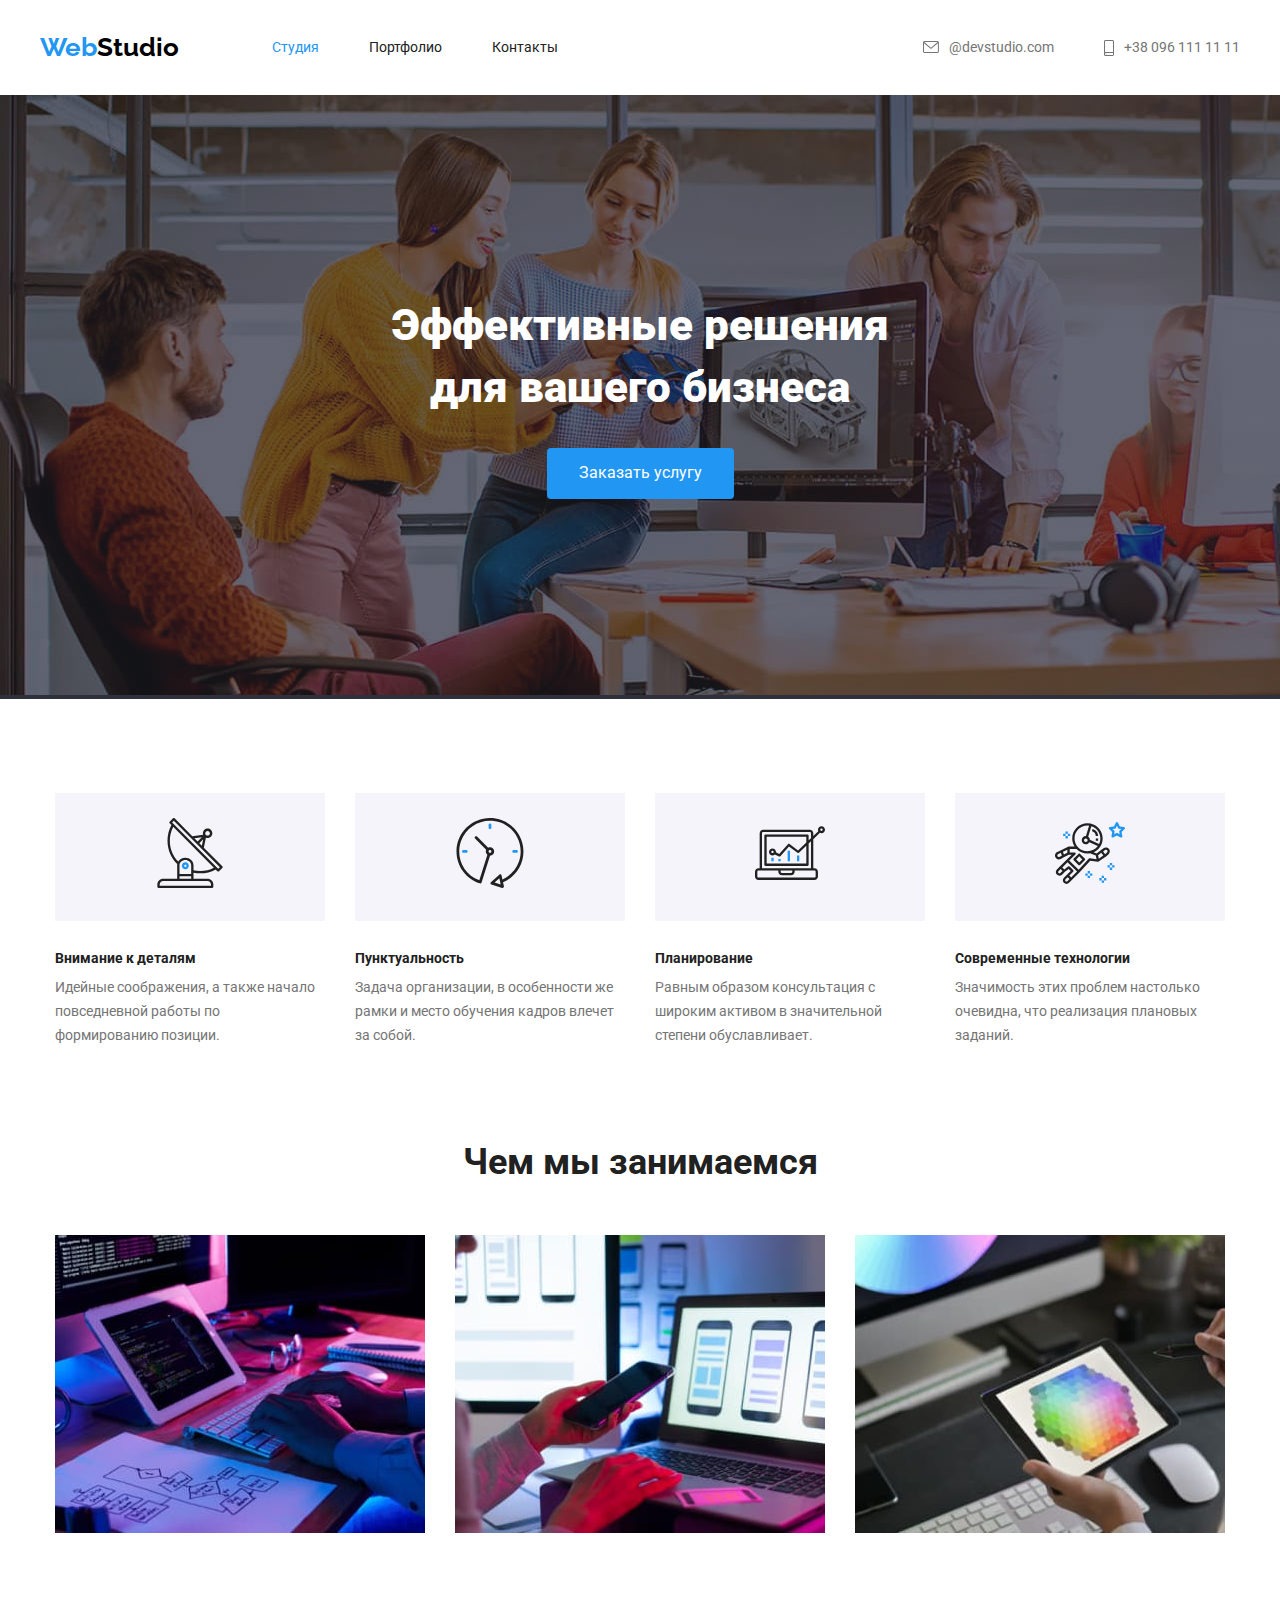
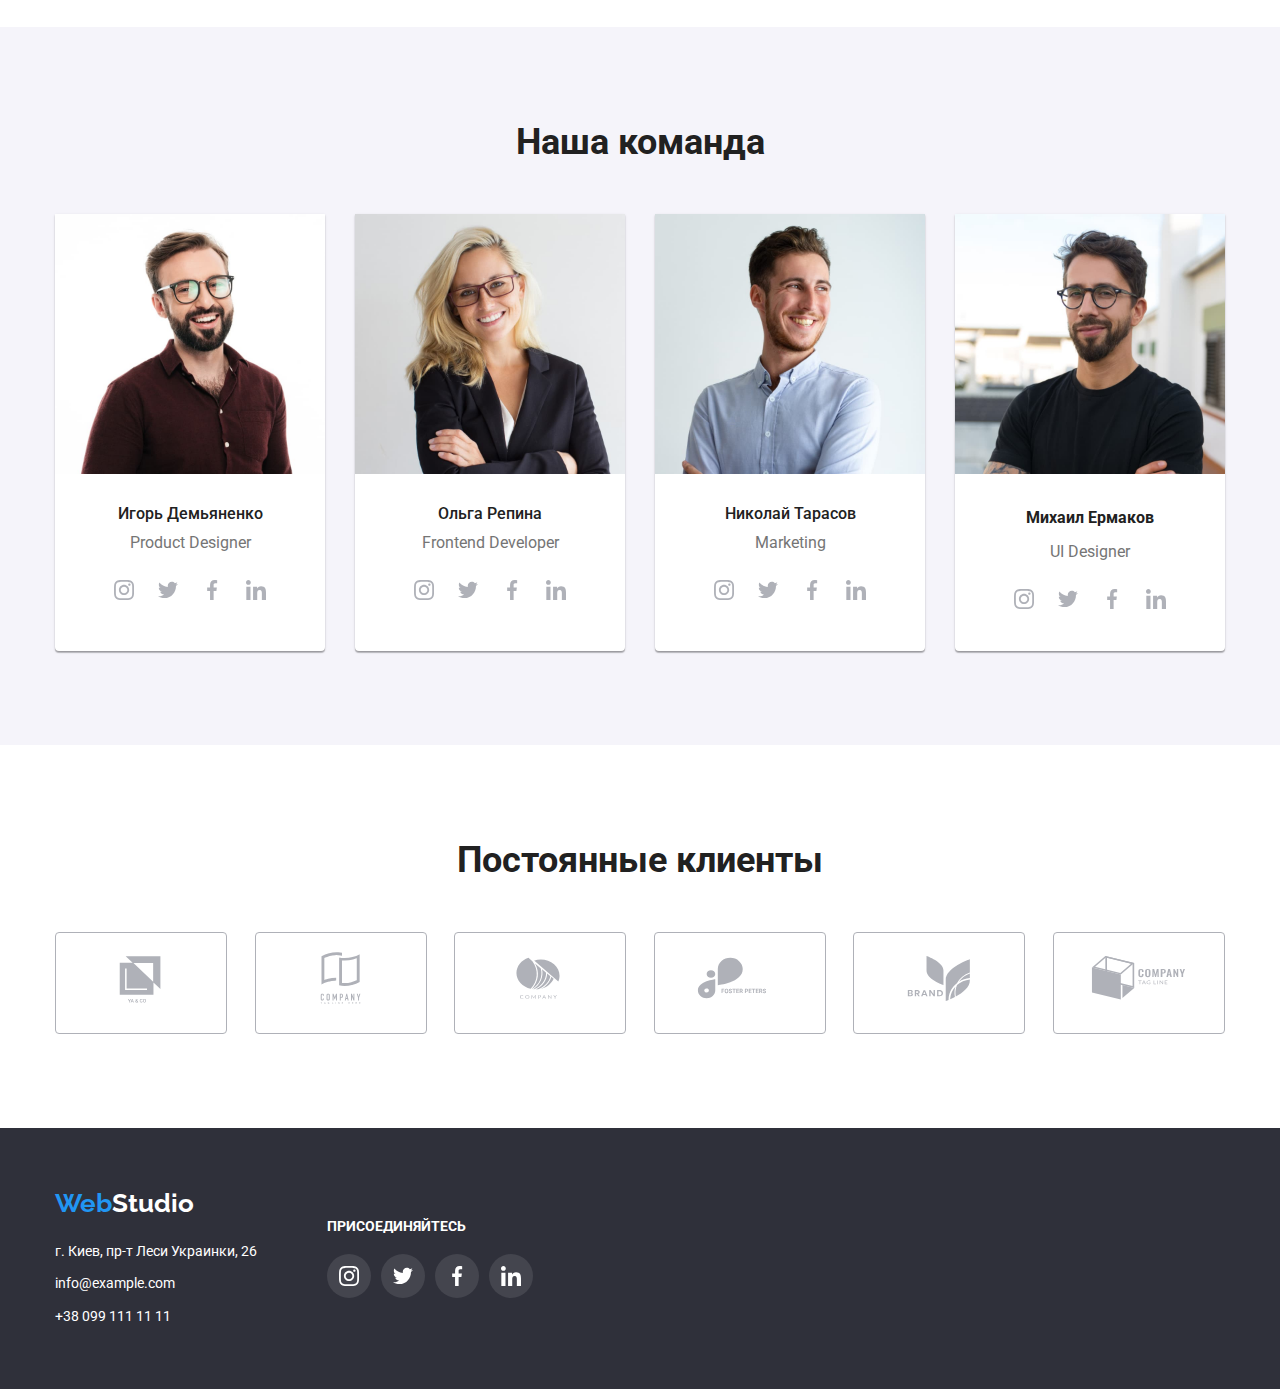
<file: index.html>
<!DOCTYPE html>
<html lang="ru">
  <head>
    <meta charset="UTF-8" />
    <meta http-equiv="X-UA-Compatible" content="IE=edge" />
    <meta name="viewport" content="width=device-width, initial-scale=1.0" />
    <link rel="preconnect" href="https://fonts.googleapis.com" />
    <link rel="preconnect" href="https://fonts.gstatic.com" crossorigin />
    <link
      href="https://fonts.googleapis.com/css2?family=Roboto:wght@400;500;700;900&display=swap"
      rel="stylesheet"
    />
    <link rel="preconnect" href="https://fonts.googleapis.com" />
    <link rel="preconnect" href="https://fonts.gstatic.com" crossorigin />
    <link
      href="https://fonts.googleapis.com/css2?family=Raleway:wght@700&family=Roboto:wght@400;500;700;900&display=swap"
      rel="stylesheet"
    />
    <link
      rel="stylesheet"
      href="https://cdnjs.cloudflare.com/ajax/libs/modern-normalize/1.1.0/modern-normalize.min.css"
    />
    <link rel="stylesheet" href="css/styles.css" />
    <title>Document</title>
  </head>

  <body class="body-studio">
    <header class="page-header">
      <div class="container main-nav">
        <a href="index.html" class="logo link">
          <span class="blue-text">Web</span>Studio
        </a>
        <nav class="navbar">
          <ul class="site-nav list">
            <li class="item">
              <a href="./index.html" class="nav-link link blue-text">Студия</a>
            </li>
            <li class="item">
              <a href="./portfolio.html" class="nav-link link">Портфолио</a>
            </li>
            <li class="item">
              <a href="./" class="nav-link link">Контакты</a>
            </li>
          </ul>
        </nav>
        <ul class="contacts list">
          <li class="item">
            <a href="mailto:info@devstudio.com" class="contact-link link">
              <svg class="icon-emeil icons">
                <use href="./images/symbol-defs-2.svg#icon-envelope"></use>
              </svg>
              <span>@devstudio.com</span>
            </a>
          </li>
          <li class="item">
            <a href="tel:+380961111111" class="contact-link link">
              <svg class="icon-mobile icons">
                <use href="./images/symbol-defs-2.svg#icon-smartphone"></use>
              </svg>
              <span>+38 096 111 11 11</span></a
            >
          </li>
        </ul>
      </div>
    </header>

    <main>
      <!-- section Buttun -->

      <section class="prime-section overlay">
        <div class="container">
          <h1 class="prime-title">
            Эффективные решения <br />для вашего бизнеса
          </h1>
          <button class="prime-button" type="button">Заказать услугу</button>
        </div>
      </section>

      <!--Section Features -->
      <section class="section features">
        <div class="container">
          <h2 class="title-hidden">Особенности</h2>
          <ul class="features-list list">
            <li class="features-description">
              <div class="features-icon">
                <svg class="icon">
                  <use href="./images/symbol-defs-2.svg#icon-antenna"></use>
                </svg>
              </div>
              <h3 class="sub-title">Внимание к деталям</h3>
              <p class="features-text">
                Идейные соображения, а также начало повседневной работы по
                формированию позиции.
              </p>
            </li>

            <li class="features-description">
              <div class="features-icon">
                <svg class="icon">
                  <use href="./images/symbol-defs-2.svg#icon-clock"></use>
                </svg>
              </div>
              <h3 class="sub-title">Пунктуальность</h3>
              <p class="features-text">
                Задача организации, в особенности же рамки и место обучения
                кадров влечет за собой.
              </p>
            </li>

            <li class="features-description">
              <div class="features-icon">
                <svg class="icon">
                  <use href="./images/symbol-defs-2.svg#icon-diagram"></use>
                </svg>
              </div>
              <h3 class="sub-title">Планирование</h3>
              <p class="features-text">
                Равным образом консультация с широким активом в значительной
                степени обуславливает.
              </p>
            </li>

            <li class="features-description">
              <div class="features-icon">
                <svg class="icon">
                  <use href="./images/symbol-defs-2.svg#icon-astronaut"></use>
                </svg>
              </div>
              <h3 class="sub-title">Современные технологии</h3>
              <p class="features-text">
                Значимость этих проблем настолько очевидна, что реализация
                плановых заданий.
              </p>
            </li>
          </ul>
        </div>
      </section>

      <!--section What we are doing-->
      <section class="section cards">
        <div class="container">
          <h2 class="title">Чем мы занимаемся</h2>
          <ul class="image-list list">
            <li class="image-card">
              <img
                src="./images/img1.jpg"
                alt="Написание кода на планшете"
                width="370"
              />
            </li>

            <li class="image-card">
              <img
                src="./images/box2.jpg"
                alt="Выбор дизайна для мобильного устройства"
                width="370"
              />
            </li>

            <li class="image-card">
              <img
                src="./images/box3.jpg"
                alt="Выбор цвета на планшете "
                width="370"
              />
            </li>
          </ul>
        </div>
      </section>

      <!--Our Team-->
      <section class="section team">
        <div class="container">
          <h2 class="title">Наша команда</h2>
          <ul class="team-list list">
            <li class="team-description">
              <img
                src="./images/team-1.jpg"
                alt="Фото члена команды"
                width="270"
              />
              <div class="item-description">
                <h3 class="item-teammate">Игорь Демьяненко</h3>
                <p class="item-position">Product Designer</p>
              </div>
              <ul class="social-class list">
                <li>
                  <a href="./" class="social-link">
                    <svg class="social-item">
                      <use
                        href="./images/symbol-defs-2.svg#icon-instagram"
                      ></use>
                    </svg>
                  </a>
                </li>
                <li>
                  <a href="./" class="social-link">
                    <svg class="social-item">
                      <use href="./images/symbol-defs-2.svg#icon-twitter"></use>
                    </svg>
                  </a>
                </li>
                <li>
                  <a href="./" class="social-link">
                    <svg class="social-item">
                      <use
                        href="./images/symbol-defs-2.svg#icon-facebook"
                      ></use>
                    </svg>
                  </a>
                </li>
                <li>
                  <a href="./" class="social-link">
                    <svg class="social-item">
                      <use
                        href="./images/symbol-defs-2.svg#icon-linkedin"
                      ></use>
                    </svg>
                  </a>
                </li>
              </ul>
            </li>

            <li class="team-description">
              <img
                src="./images/team-2.jpg"
                alt="Фото члена команды"
                width="270"
              />
              <div class="item-description">
                <h3 class="item-teammate">Ольга Репина</h3>
                <p class="item-position">Frontend Developer</p>
              </div>
              <ul class="social-class list">
                <li>
                  <a href="./" class="social-link">
                    <svg class="social-item">
                      <use
                        href="./images/symbol-defs-2.svg#icon-instagram"
                      ></use>
                    </svg>
                  </a>
                </li>
                <li>
                  <a href="./" class="social-link">
                    <svg class="social-item">
                      <use href="./images/symbol-defs-2.svg#icon-twitter"></use>
                    </svg>
                  </a>
                </li>
                <li>
                  <a href="./" class="social-link">
                    <svg class="social-item">
                      <use
                        href="./images/symbol-defs-2.svg#icon-facebook"
                      ></use>
                    </svg>
                  </a>
                </li>
                <li>
                  <a href="./" class="social-link">
                    <svg class="social-item">
                      <use
                        href="./images/symbol-defs-2.svg#icon-linkedin"
                      ></use>
                    </svg>
                  </a>
                </li>
              </ul>
            </li>

            <li class="team-description">
              <img
                src="./images/team-3.jpg"
                alt="Фото члена команды"
                width="270"
              />
              <div class="item-description">
                <h3 class="item-teammate">Николай Тарасов</h3>
                <p class="item-position">Marketing</p>
              </div>
              <ul class="social-class list">
                <li>
                  <a href="./" class="social-link">
                    <svg class="social-item">
                      <use
                        href="./images/symbol-defs-2.svg#icon-instagram"
                      ></use>
                    </svg>
                  </a>
                </li>
                <li>
                  <a href="./" class="social-link">
                    <svg class="social-item">
                      <use href="./images/symbol-defs-2.svg#icon-twitter"></use>
                    </svg>
                  </a>
                </li>
                <li>
                  <a href="./" class="social-link">
                    <svg class="social-item">
                      <use
                        href="./images/symbol-defs-2.svg#icon-facebook"
                      ></use>
                    </svg>
                  </a>
                </li>
                <li>
                  <a href="./" class="social-link">
                    <svg class="social-item">
                      <use
                        href="./images/symbol-defs-2.svg#icon-linkedin"
                      ></use>
                    </svg>
                  </a>
                </li>
              </ul>
            </li>

            <li class="team-description">
              <img
                src="./images/team-4.jpg"
                alt="Фото члена команды"
                width="270"
              />
              <div class="item-description">
                <h3 class="title-teammate">Михаил Ермаков</h3>
                <p class="item-position">UI Designer</p>
              </div>
              <ul class="social-class list">
                <li>
                  <a href="./" class="social-link">
                    <svg class="social-item">
                      <use
                        href="./images/symbol-defs-2.svg#icon-instagram"
                      ></use>
                    </svg>
                  </a>
                </li>
                <li>
                  <a href="./" class="social-link">
                    <svg class="social-item">
                      <use href="./images/symbol-defs-2.svg#icon-twitter"></use>
                    </svg>
                  </a>
                </li>
                <li>
                  <a href="./" class="social-link">
                    <svg class="social-item">
                      <use
                        href="./images/symbol-defs-2.svg#icon-facebook"
                      ></use>
                    </svg>
                  </a>
                </li>
                <li>
                  <a href="./" class="social-link">
                    <svg class="social-item">
                      <use
                        href="./images/symbol-defs-2.svg#icon-linkedin"
                      ></use>
                    </svg>
                  </a>
                </li>
              </ul>
            </li>
          </ul>
        </div>
      </section>

      <section class="customers section">
        <div class="container">
          <h2 class="title">Постоянные клиенты</h2>
          <ul class="clients list">
            <li class="clients-item">
              <a href="./" class="clients-link">
                <svg class="clients-icon">
                  <use href="./images/symbol-defs-2.svg#icon-Logo-1"></use>
                </svg>
              </a>
            </li>
            <li class="clients-item">
              <a href="./" class="clients-link">
                <svg class="clients-icon">
                  <use href="./images/symbol-defs-2.svg#icon-Logo-2"></use>
                </svg>
              </a>
            </li>
            <li class="clients-item">
              <a href="./" class="clients-link">
                <svg class="clients-icon">
                  <use href="./images/symbol-defs-2.svg#icon-Logo-3"></use>
                </svg>
              </a>
            </li>
            <li class="clients-item">
              <a href="./" class="clients-link">
                <svg class="clients-icon">
                  <use href="./images/symbol-defs-2.svg#icon-Logo-4"></use>
                </svg>
              </a>
            </li>
            <li class="clients-item">
              <a href="./" class="clients-link">
                <svg class="clients-icon">
                  <use href="./images/symbol-defs-2.svg#icon-Logo-5"></use>
                </svg>
              </a>
            </li>
            <li class="clients-item">
              <a href="./" class="clients-link">
                <svg class="clients-icon">
                  <use href="./images/symbol-defs-2.svg#icon-Logo-6"></use>
                </svg>
              </a>
            </li>
          </ul>
        </div>
      </section>
    </main>

    <footer class="footer">
      <div class="main-footer container">
        <div class="footer-box">
          <a class="light-text logo link" href="index.html">
            <span class="blue-text">Web</span>Studio
          </a>
          <address>
            <ul class="address list">
              <li class="item-map">
                <a
                  href="https://www.google.com/maps/search/г.+Киев,+пр-т+Леси+Украинки,+26/@50.4727468,30.3487102,11z"
                  class="footer-link"
                  >г. Киев, пр-т Леси Украинки, 26</a
                >
              </li>
              <li class="item-contact">
                <a href="mailto:info@example.com" class="footer-link"
                  >info@example.com</a
                >
              </li>
              <li class="item-contact">
                <a href="tel:+380991111111" class="footer-link"
                  >+38 099 111 11 11</a
                >
              </li>
            </ul>
          </address>
        </div>

        <div class="social">
          <h3 class="title-join">присоединяйтесь</h3>
          <ul class="join list">
            <li class="join-item">
              <a href="./" class="join-link">
                <svg class="join-icon">
                  <use href="./images/symbol-defs-2.svg#icon-instagram"></use>
                </svg>
              </a>
            </li>

            <li class="join-item">
              <a href="./" class="join-link">
                <svg class="join-icon">
                  <use href="./images/symbol-defs-2.svg#icon-twitter"></use>
                </svg>
              </a>
            </li>

            <li class="join-item">
              <a href="./" class="join-link">
                <svg class="join-icon">
                  <use href="./images/symbol-defs-2.svg#icon-facebook"></use>
                </svg>
              </a>
            </li>

            <li class="join-item">
              <a href="./" class="join-link">
                <svg class="join-icon">
                  <use href="./images/symbol-defs-2.svg#icon-linkedin"></use>
                </svg>
              </a>
            </li>
          </ul>
        </div>
      </div>
    </footer>
  </body>
</html>
</file>
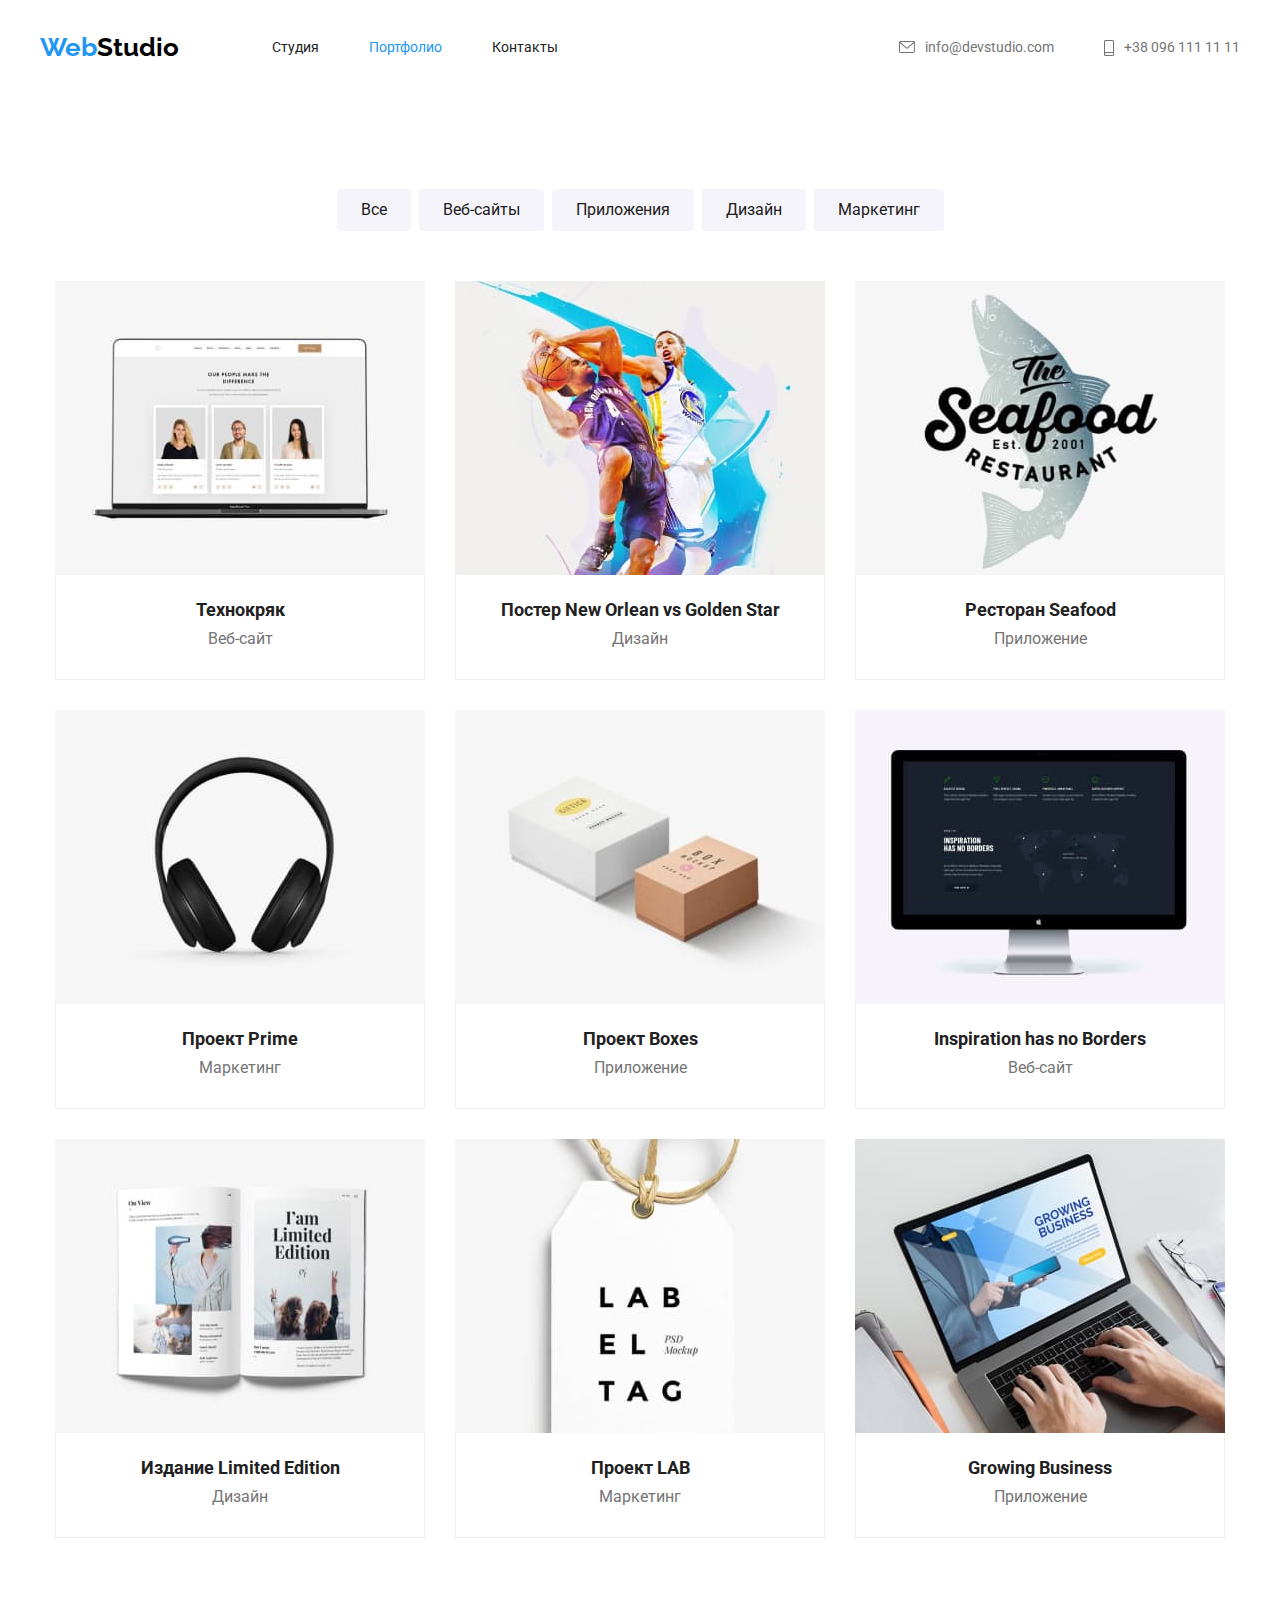
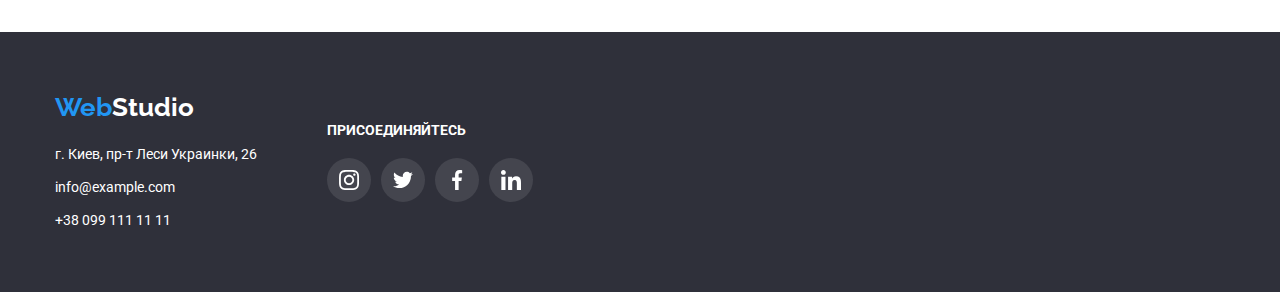
<file: portfolio.html>
<!DOCTYPE html>
<html lang="ru">
  <head>
    <meta charset="UTF-8" />
    <meta http-equiv="X-UA-Compatible" content="IE=edge" />
    <meta name="viewport" content="width=device-width, initial-scale=1.0" />
    <link rel="preconnect" href="https://fonts.googleapis.com" />
    <link rel="preconnect" href="https://fonts.gstatic.com" crossorigin />
    <link
      href="https://fonts.googleapis.com/css2?family=Roboto:wght@400;500;700;900&display=swap"
      rel="stylesheet"
    />
    <link rel="preconnect" href="https://fonts.googleapis.com" />
    <link rel="preconnect" href="https://fonts.gstatic.com" crossorigin />
    <link
      href="https://fonts.googleapis.com/css2?family=Raleway:wght@700&family=Roboto:wght@400;500;700;900&display=swap"
      rel="stylesheet"
    />
    <link
      rel="stylesheet"
      href="https://cdnjs.cloudflare.com/ajax/libs/modern-normalize/1.1.0/modern-normalize.min.css"
    />
    <link rel="stylesheet" href="css/styles.css" />
    <title>Document</title>
  </head>

  <body class="body-portfolio">
    <header class="page-header">
      <div class="container main-nav">
        <a href="index.html" class="logo link">
          <span class="blue-text">Web</span>Studio
        </a>
        <nav class="navbar">
          <ul class="site-nav list">
            <li class="item">
              <a href="./index.html" class="nav-link link">Студия</a>
            </li>
            <li class="item">
              <a href="./portfolio.html" class="nav-link link blue-text"
                >Портфолио</a
              >
            </li>
            <li class="item">
              <a href="./" class="nav-link link">Контакты</a>
            </li>
          </ul>
        </nav>
        <ul class="contacts list">
          <li class="item">
            <a href="mailto:info@devstudio.com" class="contact-link link">
              <svg class="icon-emeil icons">
                <use href="./images/symbol-defs-2.svg#icon-envelope"></use>
              </svg>
              info@devstudio.com
            </a>
          </li>
          <li class="item">
            <a href="tel:+380961111111" class="contact-link link">
              <svg class="icon-mobile icons">
                <use href="./images/symbol-defs-2.svg#icon-smartphone"></use>
              </svg>
              +38 096 111 11 11</a
            >
          </li>
        </ul>
      </div>
    </header>

    <main>
      <!--Filters-->

      <section class="section filters">
        <div class="container">
          <h1 class="title-hidden">Проекты</h1>
          <ul class="filters-button list">
            <li class="filters-btn">
              <button class="secondary-button" type="button">Все</button>
            </li>
            <li class="filters-btn">
              <button class="secondary-button" type="button">Веб-сайты</button>
            </li>
            <li class="filters-btn">
              <button class="secondary-button" type="button">Приложения</button>
            </li>
            <li class="filters-btn">
              <button class="secondary-button" type="button">Дизайн</button>
            </li>
            <li class="filters-btn">
              <button class="secondary-button" type="button">Маркетинг</button>
            </li>
          </ul>

          <!--Progjets-->

          <ul class="projects list">
            <li class="project-item">
              <a href="./" class="project-link link">
                <img
                  src="./images/portfolio-img/img.jpg"
                  alt="На ноутбуке профайлы трёх сотрудников"
                  width="370"
                />
                <div class="project-text">
                  <h2 class="project-title">Технокряк</h2>
                  <p class="project-description">Веб-сайт</p>
                </div>
              </a>
            </li>

            <li class="project-item">
              <a href="./" class="project-link link">
                <img
                  src="./images/portfolio-img/img-1.jpg"
                  alt="Баскетболисты в процессе игры "
                  width="370"
                />
                <div class="project-text">
                  <h2 class="project-title">
                    Постер New Orlean vs Golden Star
                  </h2>
                  <p class="project-description">Дизайн</p>
                </div>
              </a>
            </li>

            <li class="project-item">
              <a href="./" class="project-link link">
                <img
                  src="./images/portfolio-img/img-2.jpg"
                  alt="Лейбл ( рыба) ресторана «The seafood restaurant» "
                  width="370"
                />
                <div class="project-text">
                  <h2 class="project-title">Ресторан Seafood</h2>
                  <p class="project-description">Приложение</p>
                </div>
              </a>
            </li>

            <li class="project-item">
              <a href="./" class="project-link link">
                <img
                  src="./images/portfolio-img/img-3.jpg"
                  alt="Студийные/мониторные наушники"
                  width="370"
                />
                <div class="project-text">
                  <h2 class="project-title">Проект Prime</h2>
                  <p class="project-description">Маркетинг</p>
                </div>
              </a>
            </li>

            <li class="project-item">
              <a href="./" class="project-link link">
                <img
                  src="./images/portfolio-img/img-4.jpg"
                  alt="Две маленькие картонные коробки: BOX Mockup, Giftica"
                  width="370"
                />
                <div class="project-text">
                  <h2 class="project-title">Проект Boxes</h2>
                  <p class="project-description">Приложение</p>
                </div>
              </a>
            </li>

            <li class="project-item">
              <a href="./" class="project-link link">
                <img
                  src="./images/portfolio-img/img-5.jpg"
                  alt="Компьютер apple с изображением веб сайта: Вдохновлению нет Границ"
                  width="370"
                />
                <div class="project-text">
                  <h2 class="project-title">Inspiration has no Borders</h2>
                  <p class="project-description">Веб-сайт</p>
                </div>
              </a>
            </li>

            <li class="project-item">
              <a href="./" class="project-link link">
                <img
                  src="./images/portfolio-img/img-6.jpg"
                  alt="Книга « ограниченый выпуск», открытая на странице 22( девушка сушит волос)-23 (две девушки наслаждаются видом)"
                  width="370"
                />
                <div class="project-text">
                  <h2 class="project-title">Издание Limited Edition</h2>
                  <p class="project-description">Дизайн</p>
                </div>
              </a>
            </li>

            <li class="project-item">
              <a href="./" class="project-link link">
                <img
                  src="./images/portfolio-img/img-7.jpg"
                  alt="Бумажный значок/тег «LAB EL TAG »"
                  width="370"
                />
                <div class="project-text">
                  <h2 class="project-title">Проект LAB</h2>
                  <p class="project-description">Маркетинг</p>
                </div>
              </a>
            </li>

            <li class="project-item list">
              <a href="./" class="project-link link">
                <img
                  src="./images/portfolio-img/img-8.jpg"
                  alt="Реклама компании для развития/ расширения бизнеса на ноутбуке"
                  width="370"
                />
                <div class="project-text">
                  <h2 class="project-title">Growing Business</h2>
                  <p class="project-description">Приложение</p>
                </div>
              </a>
            </li>
          </ul>
        </div>
      </section>
    </main>

    <footer class="footer">
      <div class="main-footer container">
        <div class="footer-box">
          <a class="light-text logo link" href="index.html">
            <span class="blue-text">Web</span>Studio
          </a>
          <address>
            <ul class="address list">
              <li class="item-map">
                <a
                  href="https://www.google.com/maps/search/г.+Киев,+пр-т+Леси+Украинки,+26/@50.4727468,30.3487102,11z"
                  class="footer-link"
                  >г. Киев, пр-т Леси Украинки, 26</a
                >
              </li>
              <li class="item-contact">
                <a href="mailto:info@example.com" class="footer-link"
                  >info@example.com</a
                >
              </li>
              <li class="item-contact">
                <a href="tel:+380991111111" class="footer-link"
                  >+38 099 111 11 11</a
                >
              </li>
            </ul>
          </address>
        </div>

        <div class="social">
          <h3 class="title-join">присоединяйтесь</h3>
          <ul class="join list">
            <li class="join-item">
              <a href="./" class="join-link">
                <svg class="join-icon">
                  <use href="./images/symbol-defs-2.svg#icon-instagram"></use>
                </svg>
              </a>
            </li>

            <li class="join-item">
              <a href="./" class="join-link">
                <svg class="join-icon">
                  <use href="./images/symbol-defs-2.svg#icon-twitter"></use>
                </svg>
              </a>
            </li>

            <li class="join-item">
              <a href="./" class="join-link">
                <svg class="join-icon">
                  <use href="./images/symbol-defs-2.svg#icon-facebook"></use>
                </svg>
              </a>
            </li>

            <li class="join-item">
              <a href="./" class="join-link">
                <svg class="join-icon">
                  <use href="./images/symbol-defs-2.svg#icon-linkedin"></use>
                </svg>
              </a>
            </li>
          </ul>
        </div>
      </div>
    </footer>
  </body>
</html>
</file>
<file: css/styles.css>
:root {
  --primary-text-color: #212121;
  --main-text-color: #ffffff;
  --secondary-text-color: #757575;
  --aditional-color: #2196f3;
  --primary-background-color: #e5e5e5;
  --specific-text-color: #000000;
  --secondary-background-color: #2f303a;
  --background-extra-color: #f5f4fa;
  --accent-color: #afb1b8;
  --extra-text-color: #eeeeee;
}

/* body html*/
body {
  background-color: var(--main-text-color);
  color: var(--primary-text-color);
  font-family: Roboto, sans-serif;
}

.list {
  list-style: none;
  padding: 0;
}

h1,
h2,
h3,
p,
ul {
  margin: 0;
}

img {
  display: block;
  max-width: 100%;
  height: auto;
}

/*container*/

.container {
  width: 1200px;
  margin: 0 auto;
  padding: 0 15px;
}

/*header*/

/* logo  */

.logo {
  color: var(--specific-text-color);
  font-family: Raleway, sans-serif;
  font-weight: 700;
  font-size: 26px;
  line-height: 1.2;
}

/* nav menu */

.main-nav {
  display: flex;
  align-items: center;
  padding: 32px 0;
}

.navbar {
  margin-left: 93px;
}

.site-nav {
  display: flex;
}

.site-nav .item:not(:last-child) {
  margin-right: 50px;
}

.nav-link {
  display: block;

  color: var(--primary-text-color);
  font-size: 14px;
  line-height: 1.1;
}

.nav-link:hover,
.nav-link:focus,
.nav-link:active {
  color: var(--aditional-color);
}

.link {
  text-decoration: none;
}

/*contacts*/

.contacts {
  display: flex;
  margin-left: auto;
}
.contacts .item:not(:last-child) {
  margin-right: 50px;
}

.icons {
  margin-right: 10px;
  fill: currentColor;
}

.icons:hover,
.icons:focus {
  color: var(--aditional-color);
}

.icon-emeil {
  width: 16px;
  height: 12px;
}
.icon-mobile {
  width: 10px;
  height: 16px;
}

.contact-link {
  display: flex;
  align-items: center;

  color: var(--secondary-text-color);
  font-size: 14px;
  line-height: 1.1;
}
.contact-link:hover,
.contact-link:focus {
  color: var(--aditional-color);
}

.body-studio {
  font-size: 14px;
  line-height: 1.7;
}

/*  main content*/

.prime-section {
  text-align: center;
}

/*overlay*/

.overlay {
  padding: 200px 0;
  max-width: 1600px;
  min-height: 600px;
  margin-left: auto;
  margin-right: auto;
  background-color: var(--secondary-background-color);
  background-image: linear-gradient(
      to right,
      rgba(47, 48, 58, 0.4),
      rgba(47, 48, 58, 0.4)
    ),
    url(../images/Img-background.jpg);

  background-repeat: no-repeat;
}

.prime-title {
  color: var(--main-text-color);
  font-weight: 900;
  font-size: 44px;
  line-height: 1.4;
}
.prime-button {
  color: var(--main-text-color);
  background-color: var(--aditional-color);
  font-size: 16px;
  line-height: 1.9;
  margin-top: 30px;
  padding: 10px 32px;
  border-radius: 4px;
  border: none;
  cursor: pointer;
}
.prime-button:active,
.prime-button:hover,
.prime-button:focus {
  background-color: var(--aditional-color);
  color: var(--main-text-color);
}

/*section features*/
/*title2*/

.section {
  padding: 94px 0;
}

.features {
  padding-bottom: 0;
}

.features-description {
  width: 270px;
}

.features-list {
  display: flex;
  justify-content: space-between;
}
.features-icon {
  padding: 25px 100px;
  background-color: var(--background-extra-color);
}
.icon {
  width: 70px;
  height: 70px;
}
/*p*/
.features-text {
  margin-top: 10px;
  color: var(--secondary-text-color);
  font-size: 14px;
  line-height: 1.7;
}

/* section What we are doing*/

.cards {
  justify-content: space-between;
}

.title {
  color: var(--primary-text-color);
  font-size: 36px;
  line-height: 1.2;
  text-align: center;
  margin-bottom: 50px;
}
.image-card {
  position: relative;
}
.image-list {
  display: flex;
  justify-content: space-between;
}

/*title3*/

.sub-title {
  color: var(--primary-text-color);
  font-size: 14px;
  line-height: 1.1;
  margin-top: 30px;
}

/* section team*/
.team {
  background-color: var(--background-extra-color);
}
.team-list {
  display: flex;
  justify-content: space-between;
}

.team-description {
  background-color: var(--main-text-color);
  border-radius: 0px 0px 4px 4px;
  box-shadow: 0px 1px 3px rgba(0, 0, 0, 0.12), 0px 1px 1px rgba(0, 0, 0, 0.14),
    0px 2px 1px rgba(0, 0, 0, 0.2);
}

.item-description {
  text-align: center;
  padding-top: 30px;
}

.item-teammate {
  color: var(--primary-text-color);
  font-size: 16px;
  line-height: 1.2;
  font-weight: 500;
}

.item-position {
  color: var(--secondary-text-color);
  font-size: 16px;
  line-height: 1.2;
  margin-top: 10px;
}

.social-class {
  display: flex;
  justify-content: center;
  align-items: center;
  margin: 16px 32px 30px 32px;
  padding: 0;
}

.social-link {
  display: flex;
  align-items: center;
  justify-content: center;
  width: 44px;
  height: 44px;
  border-radius: 50%;
  background-color: var(--main-text-color);
  fill: var(--accent-color);
}

.social-link:hover,
.social-link:focus {
  background-color: var(--aditional-color);
}

.social-link:hover .social-item,
.social-link:focus .social-item {
  fill: var(--main-text-color);
}

.social-item {
  width: 20px;
  height: 20px;
}

/* section customers*/

.clients {
  display: flex;
  justify-content: space-between;
}

.clients-link {
  display: block;
  padding: 16px 32px;
  box-sizing: border-box;
  border: 1px solid var(--accent-color);
  border-radius: 4px;
  fill: var(--accent-color);
}

.clients-icon {
  width: 106px;
  height: 60px;
}

.clients-link:focus,
.clients-link:hover {
  border-color: var(--aditional-color);
}

.clients-link:focus .clients-icon,
.clients-link:hover .clients-icon {
  fill: var(--aditional-color);
}

/* footer */
.footer {
  background-color: var(--secondary-background-color);
  color: var(--main-text-color);
  padding: 60px 0;
}

.main-footer {
  display: flex;
  align-items: center;
}

.light-text {
  color: var(--main-text-color);
}

.footer-link {
  color: var(--main-text-color);
  font-size: 14px;
  line-height: 1.7;
  text-decoration: none;
}
.footer-link:hover,
.footer-linkt:focus {
  color: var(--aditional-color);
}

.address {
  margin-top: 20px;
  font-style: normal;
}
.address li:not(:last-child) {
  margin-bottom: 9px;
}

/*social links*/

.social {
  margin-left: 70px;
}

.title-join {
  font-style: normal;
  font-weight: 700;
  font-size: 14px;
  line-height: 16px;
  text-transform: uppercase;
  margin-bottom: 20px;
  text-align: start;
}

.join {
  display: flex;
  align-items: center;
  justify-content: center;
}

.join-link {
  display: flex;
  align-items: center;
  justify-content: center;
  width: 44px;
  height: 44px;
  border-radius: 50%;
  background-color: rgba(255, 255, 255, 0.1);
  fill: var(--main-text-color);
}

.join-item:not(:last-child) {
  margin-right: 10px;
}

.join-link:hover,
.join-link:focus {
  background-color: var(--aditional-color);
}

.join-icon {
  width: 20px;
  height: 20px;
}

/* body portfolio*/
/*   Filters   */

.filters-button {
  display: flex;
  margin-bottom: 50px;
  justify-content: center;
}

.filters-button .filters-btn:not(:last-child) {
  margin-right: 8px;
}

.secondary-button {
  display: block;

  color: var(--primary-text-color);
  background-color: var(--background-extra-color);
  font-family: inherit;
  font-size: 16px;
  line-height: 1.6;

  border-color: transparent;
  border-radius: 4px;
  padding: 6px 22px;
  cursor: pointer;
}

.secondary-button:active,
.secondary-button:hover,
.secondary-button:focus {
  color: var(--main-text-color);
  background-color: var(--aditional-color);
  box-shadow: 0px 3px 1px rgba(0, 0, 0, 0.1), 0px 1px 2px rgba(0, 0, 0, 0.08),
    0px 2px 2px rgba(0, 0, 0, 0.12);
  border-radius: 4px;
}

/*   projects    */

.projects {
  display: flex;
  flex-wrap: wrap;
}

.project-item {
  background-color: var(--main-text-color);
  border-radius: 0px 0px 4px 4px;
}

.project-item:not(:nth-child(3n)) {
  margin-right: 30px;
}

.project-item:not(:nth-child(-n + 3)) {
  margin-top: 30px;
}
.project-link {
  display: block;
}

.project-link:hover,
.project-link:focus {
  box-shadow: 0px 1px 1px rgba(0, 0, 0, 0.12), 0px 4px 4px rgba(0, 0, 0, 0.06),
    1px 4px 6px rgba(0, 0, 0, 0.16);
}

.project-item .project-title {
  color: var(--primary-text-color);
  font-weight: bold;
  font-size: 18px;
  line-height: 1.2;
}

.project-text {
  text-align: center;
  padding: 24px 20px;
  border: 1px solid var(--extra-text-color);
  border-top: none;
}

.project-description {
  color: var(--secondary-text-color);
  font-size: 16px;
  line-height: 1.9;
  margin-top: 4px;
}

/*extra styles*/

.title-hidden {
  visibility: hidden;
  font-size: 0;
}
.blue-text {
  color: var(--aditional-color);
}
</file>
